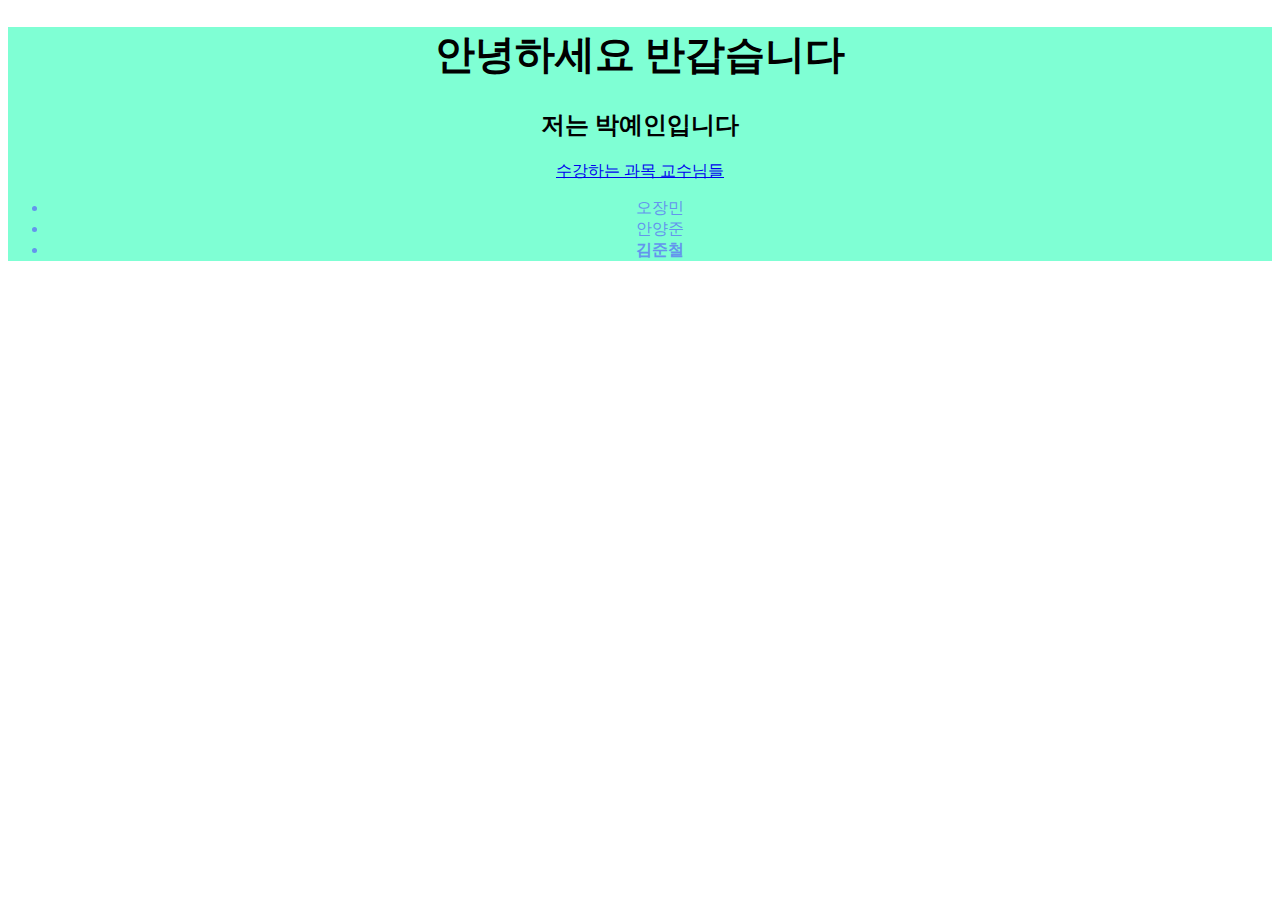
<file: index.html>
<!DOCTYPE html>
<html lang="ko">
<head>
    <meta charset="UTF-8">
    <meta http-equiv="X-UA-Compatible" content="IE=edge">
    <meta name="viewport" content="width=device-width, initial-scale=1.0">
    <title>자기소개 페이지</title>
    <!-- css 연결 -->
    <link rel="stylesheet" href="./style.css">
</head>
<body>
    
    <!-- <div> 코드 정리 -->
    <div class="main_div"> 
        <h1 class="main_font">안녕하세요 반갑습니다</h1>
        <h2>저는 박예인입니다</h2>
        <p><a href="https://www.sungshin.ac.kr/aiot/16878/subview.do">수강하는 과목 교수님들</a></p>
    
        <ul class="professor_font">
            <li>오장민</li>
            <li>안양준</li>
            <li><b>김준철</b></li>
        </ul>
    
    </div>

</body>
</html>
</file>
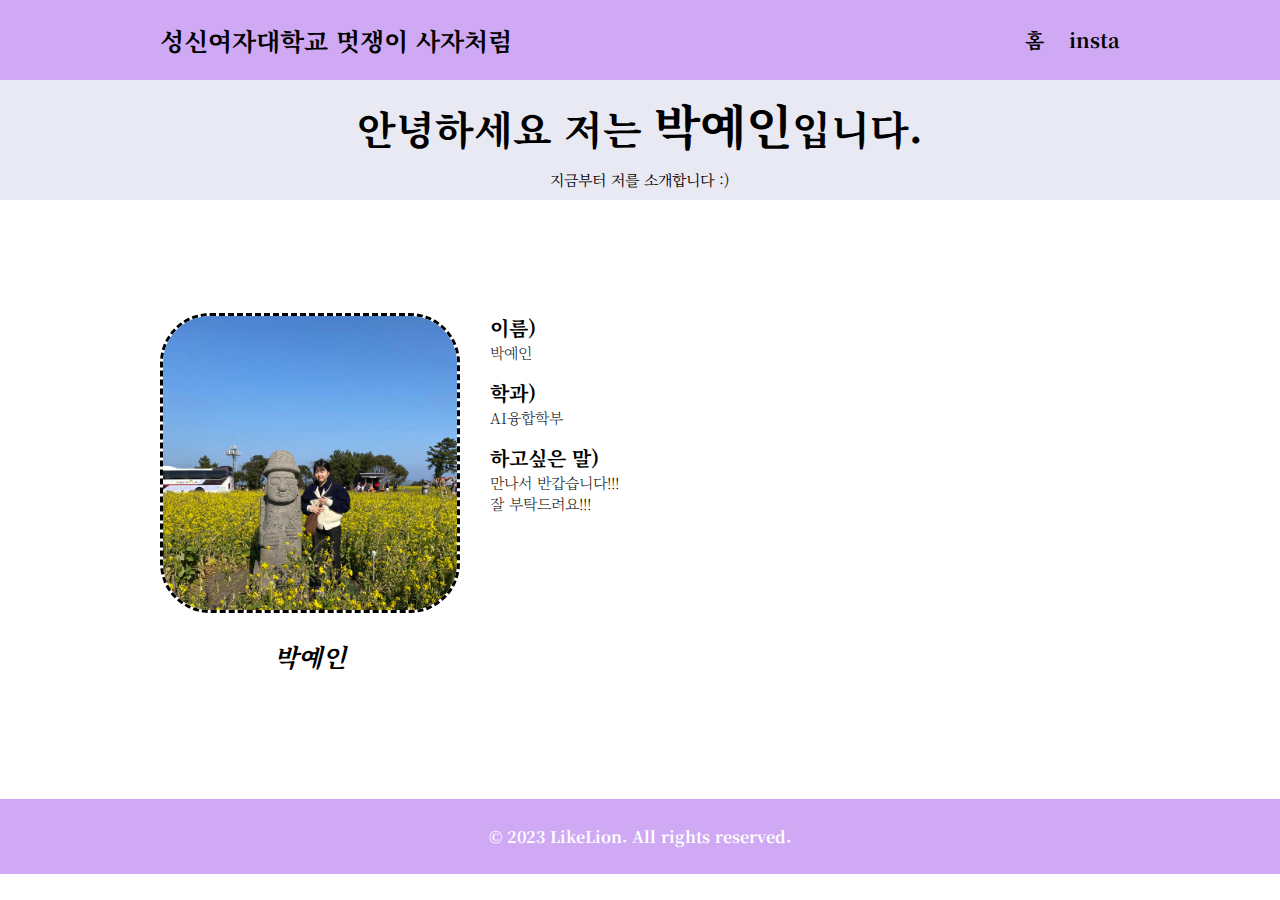
<file: index1.html>
<!DOCTYPE html>
<html lang="ko">

<head>
    <meta charset="UTF-8">
    <meta http-equiv="X-UA-Compatible" content="IE=edge">
    <meta name="viewport" content="width=device-width, initial-scale=1.0">

    <!--1번) title에 본인의 이름을 써주세요.-->
    <title>박예인</title>

    <!-- 2번) css파일(style.css) link해주세요. -->
    <link rel="stylesheet" href="./style1.css">


    <!-- 3번) 구글 웹 폰트로 폰트를 지정해주세요. 폰트는 원하는 것으로 지정하시면 됩니다. -->

    <link rel="preconnect" href="https://fonts.googleapis.com">
    <link rel="preconnect" href="https://fonts.gstatic.com" crossorigin>
    <link href="https://fonts.googleapis.com/css2?family=Black+Han+Sans&family=Nanum+Myeongjo:wght@800&family=Noto+Serif+KR:wght@200&display=swap" rel="stylesheet">

</head>

<body>
    <nav>
        <div class="container">
            <h1 class="nav-logo"><i class="fas fa-gem"></i> 성신여자대학교 멋쟁이 사자처럼</h1>
            <div class="nav-menu">
                <ul class="nav-btn">
    <!-- 4번) 홈 버튼 클릭시 홈(해당 페이지)로 가는 링크를 달아주세요. -->
                    <li><a href="file:///C:/Users/USER/source/repos/test/%EC%8B%A4%EC%8A%B5/index1.html">홈</a></li>
    <!-- 5번) insta 버튼 클릭시 본인의 인스타그램으로 가는 링크를 달아주세요.
        (새창으로 열리도록 하며, 인스타계정이 없을 경우 성신멋사 인스타그램 링크를 달아주세요.) -->
                    <li><a href="https://instagram.com/yenqkr?igshid=YmMyMTA2M2Y=" target="박예인">insta</a></li>
                </ul>
            </div>
        </div>
    </nav>

    <header class="hd">

        <div class="container">
     <!-- 6번) 인삿말을 달아주세요. (양식: 안녕하세요 저는 ooo입니다.)
    이름에 강조표시를 해주세요. -->
            <h2 class="hd-title">안녕하세요 저는 <big>박예인</big>입니다.</h2>
            <p class="hd-content">지금부터 저를 소개합니다 :)</p>
        </div>

    </header>

    
    <section class="sec">
        <div class="container">
            <article class="atc">
                <div class="card-img">
   <!-- 7번) 본인을 잘 드러낼 수 있는 사진을 넣어주세요. -->
                    <img src="./selfphoto.jpg" alt="이미지1">
                </div>
   <!-- 8번) 본인의 이름을 적어주세요. -->
                <p class="rong">박예인</p>
            </article>

            
                <h1 class="daemun">이름)</h1>
   <!-- 9번) 본인의 이름을 적어주세요. -->
                <p class="daedap">박예인 </p>
            

            
                <h1 class="daemun">학과)</h1>
   <!-- 10번) 본인의 학과를 적어주세요. -->
                <p class="daedap">AI융합학부</p>
            

            
                <h1 class="daemun">하고싶은 말)</h1>
   <!-- 11번) 하고싶은 말을 적어주세요. -->
                <p class="daedap">만나서 반갑습니다!!!<br>잘 부탁드려요!!!</p>
            

           

        </div>
    </section>

    <footer class="ft">
        <div class="container">
            <p>&copy; 2023 LikeLion. All rights reserved.</p>
        </div>
    </footer>






</body>

</html>
</file>
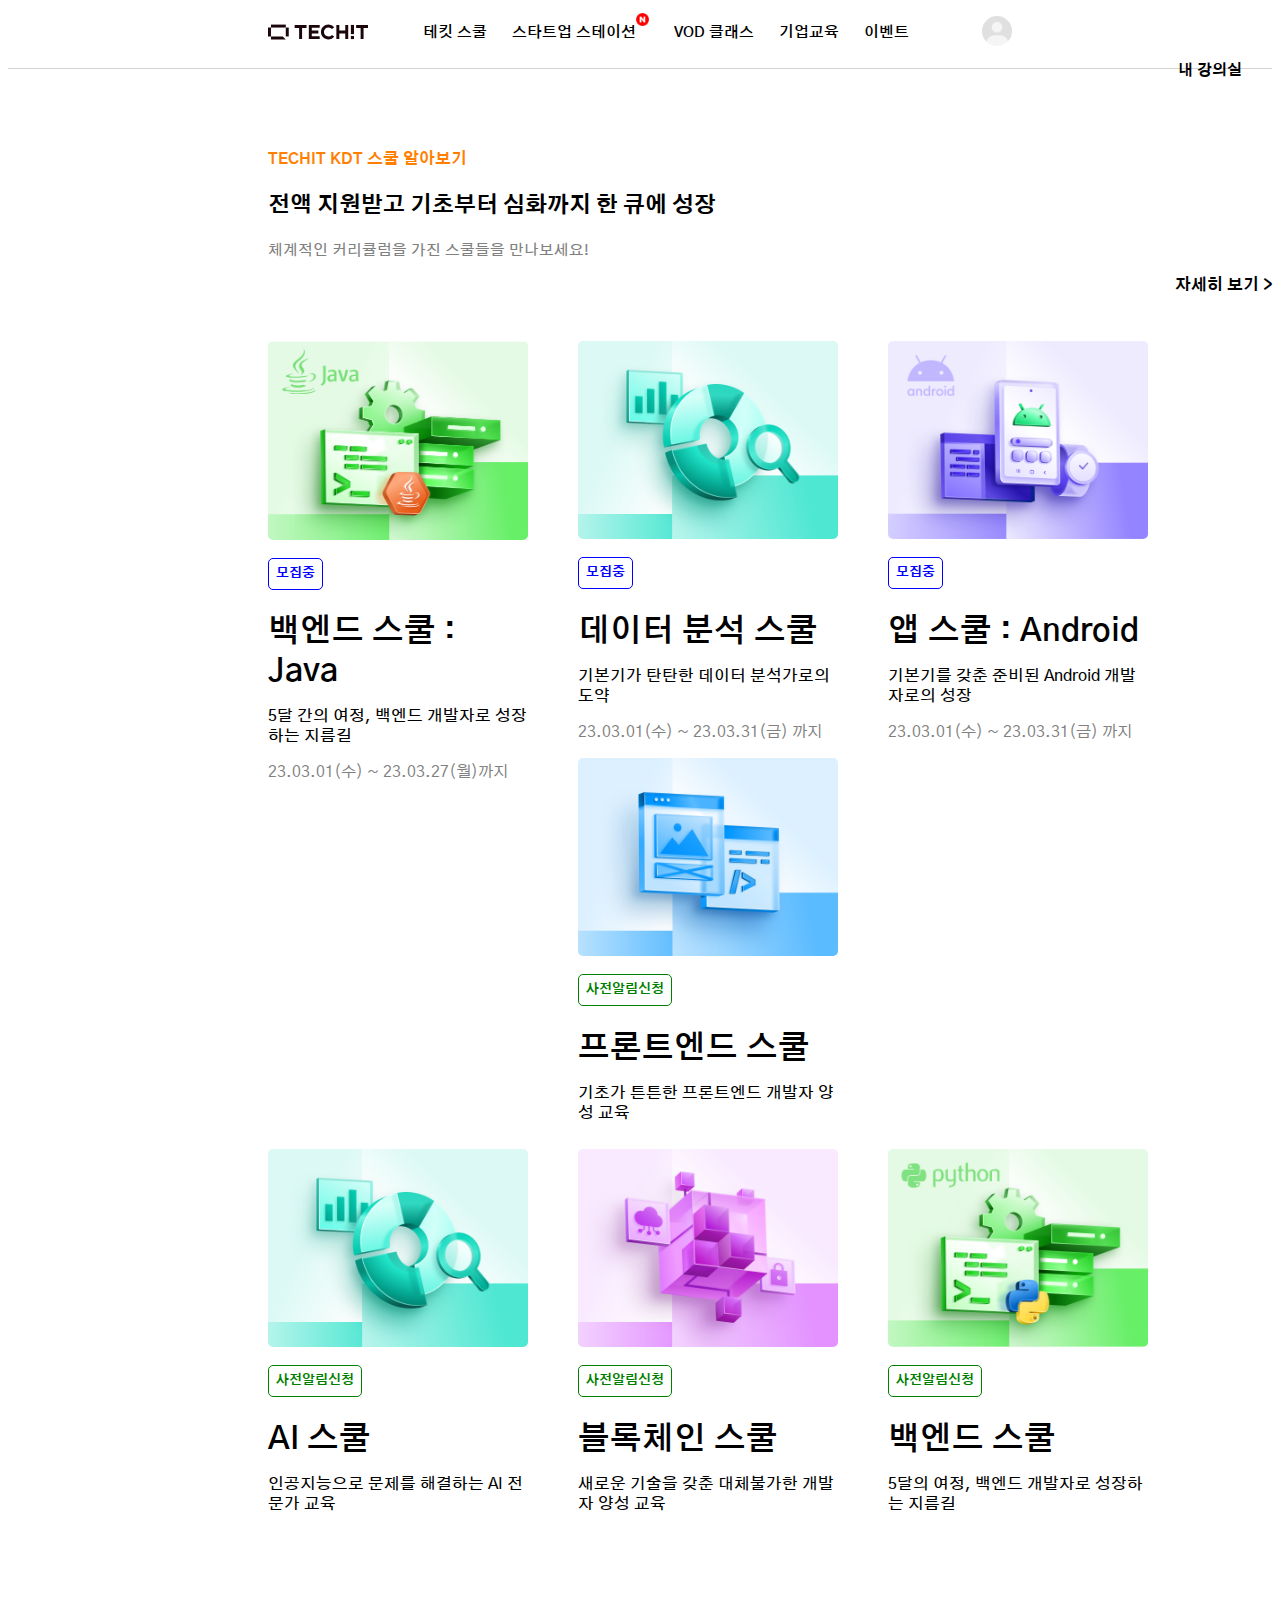
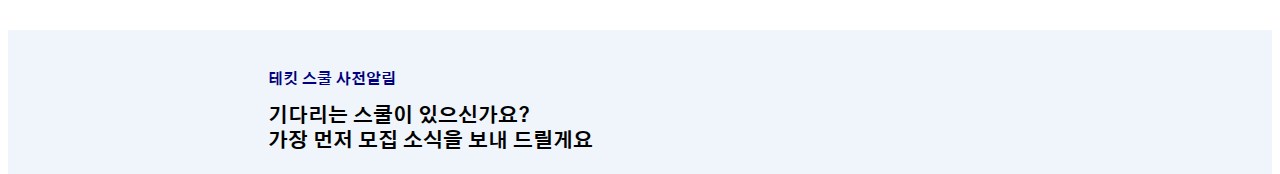
<file: techindex.html>
<!DOCTYPE html>
<html lang="ko">
<head>
    <meta charset="UTF-8">
    <meta http-equiv="X-UA-Compatible" content="IE=edge">
    <meta name="viewport" content="width=device-width, initial-scale=1.0">
    <title>TECHIT BY LIKELION</title>

    <link rel="preconnect" href="https://fonts.googleapis.com">
    <link rel="preconnect" href="https://fonts.gstatic.com" crossorigin>
    <link href="https://fonts.googleapis.com/css2?family=Gothic+A1:wght@500&display=swap" rel="stylesheet">

    <!-- css 연결 -->
    <link rel="stylesheet" href="./techstyle.css">
</head>

<body>
    <!-- 메뉴 -->
    <div class="out">
        <div class="menu">
            <div class="logo"><img src="logo.svg" class="logo_img"></div>
            <p class="menu_text">테킷 스쿨</p>
            <p class="menu_text">스타트업 스테이션</p>
            <div class="new"><img src="new_icon.png" class="new_icon" alt="n아이콘"></div>
            <p class="menu_text">VOD 클래스</p>
            <p class="menu_text">기업교육</p>
            <p class="menu_text">이벤트</p>
            <div class="mylec">
                <img src="img1.png" class="acc_img1" alt="계정이미지">
            </div>
                <p class="menu_login">내 강의실</p>
        </div>
    </div>


    <!-- 스쿨 알아보기 -->

    <div class="sch">
        <p class="sch_text1">TECHIT KDT 스쿨 알아보기</p>
        <p class="sch_text2">전액 지원받고 기초부터 심화까지 한 큐에 성장</p>
        <div class="more_sch">
            <p class="detail1">체계적인 커리큘럼을 가진 스쿨들을 만나보세요!</p>
            <p class="detail2">자세히 보기  ></p>
        </div>
    </div>


    <section class="sec">
        <div class="container">

            <article class="atc">
                <div class="card-img">
                    <img src="sec8.png" alt="사진8" >
                </div>
                <p class="d-day">모집중</p>
                <h1 class="title">백엔드 스쿨 : Java</h1>
                <p class="acc">5달 간의 여정, 백엔드 개발자로 성장하는 지름길</p>
                <p class="prd">23.03.01(수) ~ 23.03.27(월)까지</p>

            </article>

            <article class="atc">
                <div class="card-img">
                    <img src="sec1.png" alt="사진1" >
                </div>
                <p class="d-day">모집중</p>
                <h1 class="title">데이터 분석 스쿨</h1>
                <p class="acc">기본기가 탄탄한 데이터 분석가로의 도약</p>
                <p class="prd">23.03.01(수) ~ 23.03.31(금) 까지</p>
            </article>

            <article class="atc">
                <div class="card-img">
                    <img src="sec2.png" alt="사진3" >
                </div>
                <p class="d-day">모집중</p>
                <h1 class="title">앱 스쿨 : Android</h1>
                <p class="acc">기본기를 갖춘 준비된 Android 개발자로의 성장</p>
                <p class="prd">23.03.01(수) ~ 23.03.31(금) 까지</p>
         </article>

         <article class="atc">
            <div class="card-img">
                <img src="sec3.png" alt="사진3" >
            </div>
            <p class="preal">사전알림신청</p>
            <h1 class="title">프론트엔드 스쿨</h1>
            <p class="acc">기초가 튼튼한 프론트엔드 개발자 양성 교육</p>
            

        </article>




        </div>
    </section>

    <section class="sec">
        <div class="container">
    
            <article class="atc">
                <div class="card-img">
                    <img src="sec6.png" alt="사진6" >
                </div>
                <p class="preal">사전알림신청</p>
                <h1 class="title">AI 스쿨</h1>
                <p class="acc">인공지능으로 문제를 해결하는 AI 전문가 교육</p>
    
            </article>
    
            <article class="atc">
                <div class="card-img">
                    <img src="sec7.png" alt="사진7" >
                </div>
                <p class="preal">사전알림신청</p>
                <h1 class="title">블록체인 스쿨</h1>
                <p class="acc">새로운 기술을 갖춘 대체불가한 개발자 양성 교육</p>
    
            </article>
            
            <article class="atc">
                <div class="card-img">
                    <img src="sec4.png" alt="사진4" >
                </div>
                <p class="preal">사전알림신청</p>
                <h1 class="title">백엔드 스쿨</h1>
                <p class="acc">5달의 여정, 백엔드 개발자로 성장하는 지름길</p>


            </article>

        </div>
    </section>

    <section>
        <div class="alarm">
            <div class="preal_text">
                <p class="preal_title">테킷 스쿨 사전알림</p>
                <p class="waitsch">기다리는 스쿨이 있으신가요?<br>가장 먼저 모집 소식을 보내 드릴게요</p>
            </div>
        </div>
    </section>



</body>
</html>
</file>
<file: style.css>
*{
    font-family: 'Nanum Myeongjo', serif;
}

.main_font{
    font-size: 40px;
}

.main_div{
    background-color:aquamarine;
    text-align: center;
}

.professor_font{
    color: cornflowerblue;
}
</file>
<file: style1.css>
/* nav 코드 */
* {
    box-sizing: border-box;
}

body {
    margin: 0;
    padding: 0;
    font-family: 'Black Han Sans', sans-serif;
    font-family: 'Nanum Myeongjo', serif;
    font-family: 'Noto Serif KR', serif;
    /* 1번) 원하는 폰트를 지정해주세요. */
}

a:link, a:visited {
    text-decoration: none;
    color: black;
}

.container {
    width: 960px;
    margin: 0 auto;
}

nav {
    height: 80px;
    background-color: #D0A9F5;/* 2번) 원하는 컬러를 지정해주세요. */
    line-height: 80px;
}

nav::after{
    content: "";
    display: black;
    clear: both;
}

.nav-logo {
    font-size: 25px; /* 3번) 폰트 사이즈를 지정해주세요. */
    float: left;
    margin: 0;
}

.nav-menu {
    float: right;
}

.nav-btn {
    list-style-type: none;
    margin: 0;
}

ul.nav-btn > li {
    float: left;
    margin-left: 25px;
    font-size: 20px;
    font-weight: bold;
}

/* header 코드 */
.hd {
    position: relative;
    height: 120px;
    text-align: center;
}

.hd-title {
    font-size: 40px;
    margin-top:0;
    margin-bottom: 0px;
    padding: 10px;
}

.hd-content {
    font-size: 15px;
    margin: 0;
    text-align:center;
}


.hd:before {
    content: "";
    display: block;
    position: absolute;
    left: 0;
    top: 0;
    width: 100%;
    height: 100%;
    opacity: 0.7;
    background-color: rgb(224,223,238);
    background-size: cover;
    background-position: center center;
    background-repeat: no-repeat;
}

.hd .container {
    position: relative;
    color: black;
}

.su {
    font-weight: bolder;
    font-size: 50px;
}

/* section 코드 */

.sec {
    text-align: center;
    padding: 100px 0;
    background-color:white; /* 4번) 원하는 컬러를 지정해주세요. */
}

.sec article {
    float: left;
    width: 300px;
    margin-right: 30px;
}

.sec article:last-child {
    margin-right: 0;
}

.sec article img {
    width: 100%;
    height: auto;
    
}

.card-img {
    overflow: hidden;
    width: 300px;
    height: 300px;
    border-style: dashed;
    border-color: black;
    border-radius: 50px;
    /* 5번) 코드를 작성해 사진의 테두리를 만들어주세요. (테두리 대쉬, 컬러 자유, 테두리 원하는 만큼 둥글게) */

}

.sec::after {
    content: "";
    display: block;
    clear: both;
}

.rong {
    font-style: italic;
    font-weight: bold;
    font-size: 25px;
    /* 6번) 글자 기울이기, 두껍게, 폰트 사이즈는 25px, 색상은 검정색으로 지정해주세요. */

}



.daemun {
    font-weight: bold;
    font-size: 20px;
    /* 7번) 글자 두껍게, 폰트 사이즈는 20px로 지정해주세요. */


    text-align: left;
    margin-bottom: 0px;
       
}

.daedap {
    font-weight: lighter;
    font-size: 15px;
    /* 8번) 글자 얇게, 폰트 사이즈는 15px로 지정해주세요. */


    text-align: left;  
    margin-top: 0px;
}

/* footer */
.ft {
    padding: 10px;
    text-align: center;
    background-color: #D0A9F5;  /* 9번) 원하는 컬러로 지정해주세요. */
    font-weight: bold;
    color: white;
}
</file>
<file: techstyle.css>
/* 전체 폰트 */
*{
    font-family: 'Gothic A1', sans-serif;
}
/* 메뉴 */
.menu {
    height: 60px;
    text-align: left;
    border-bottom: 1px solid lightgray;  /*상단 메뉴 밑 라인 */
    line-height: 200px;
    margin-left: auto;
    margin-right: auto;
  }

.logo {
    line-height: 60px;
    text-align: center;
    float: left; /* float: left -> 수평으로 나열됨 */
    width: 60px;
    height: 32px;
    margin-top: -1px;
    margin-right: 330px;  /*이건 왜 330px나 해야 될까*/
}

.logo_img{
    text-align: left;
    width: 100px;
    height: 100px;
    margin-left: 260px;
    margin-top: -25px;
}



.menu_text{
    font-size: 15px;
    line-height: 60px;
    /* text-align: center; */
    float: left;
    height: 32px;
    margin-left: 25px;
    margin-top: -5px;
    font-weight: 600;

}


.new_icon{
    width: 13px;
    float: left;
    margin-top: 5px;
}
.mylec{    
    margin-right: 260px;

}
.menu_login{
    float: right;
    font-size: 15px;
    line-height: 60px;
    /* text-align: center; */
    height: 32px;
    margin-right: 30px;
    margin-top: -5px;
    font-weight: bold;
}

.acc_img1{
    float: right;
    width: 30px;
    border-radius: 50px;
    margin-top: 8px;
}

/* 스쿨 안내 */
.sch{
    margin-top: 80px;
    margin-left: 260px;
}
.sch_text1{
    color: #FF8000;
    font-weight: bold;
}
.sch_text2{
    font-weight: bold;
    font-size: 22px;
}

.more_sch{
    float: left;
    margin-bottom: 20px;
}

.detail1{
    float: left;
    text-align: left;
    font-weight: 500;
    color: gray;
    font-size: 15px;
    margin-top: 0;

}
.detail2{
    float: right;
    margin-left: 780px;
    font-weight: bold;
    margin-top: 0px;
}



/* 스쿨 선택 section */
.sec {
    text-align:left;
    float: left;
    background-color:white; /* 4번) 원하는 컬러를 지정해주세요. */
    margin-left: 210px;
    margin-top: 10px;
}


.sec article {
    float: left;
    width: 260px;
    margin-left: 50px;
}

.sec article:last-child {
    margin-right: 0;
}
.sec article img {
    width: 100%;
    height: auto;
    border-radius: 5px;
}
.d-day{
    color: blue;
    padding: 7px;
    width:fit-content; /*상자 넓이 조절 */
    font-size: 13px;
    font-weight: bold;
    border-style: solid;
    border-color: blue;
    border-radius: 5px;
    border-width: 1px;
}

.title{
    font-weight: 600;
}

.acc{
    font-weight: 500;
    margin-top: -6px;
}

.prd{
    color: gray;
}

.preal{
    color: green;
    padding: 7px;
    width:fit-content; /*상자 넓이 조절 */
    font-size: 13px;
    font-weight: bold;
    border-style: solid;
    border-color: green;
    border-radius: 5px;
    border-width: 1px;
}

/* 테킷 스쿨 사전알림 */

.alarm{
    float: left;
    background-color: #EFF5FB;
    width: 100%;
    margin-top: 100px;
}

.memo{
    float: left;
    margin-left: 1000px;
    margin-top: -190px;
    margin-bottom: -5px;
}
.memo2{
    height: 200px;
}

.preal_text{
    margin-left: 260px;
    width: 30%;
}
.preal_title{
    font-size: 15px;
    font-weight: bold;
    margin-top: 40px;
    color: navy;
}
.waitsch{
    font-size: 20px;
    margin-top: 10px;
    font-weight: bold;
}
.more{
    font-weight: 600;
    color: gray;
    margin-bottom: 30px;
    font-size: 12px;
}
</file>
